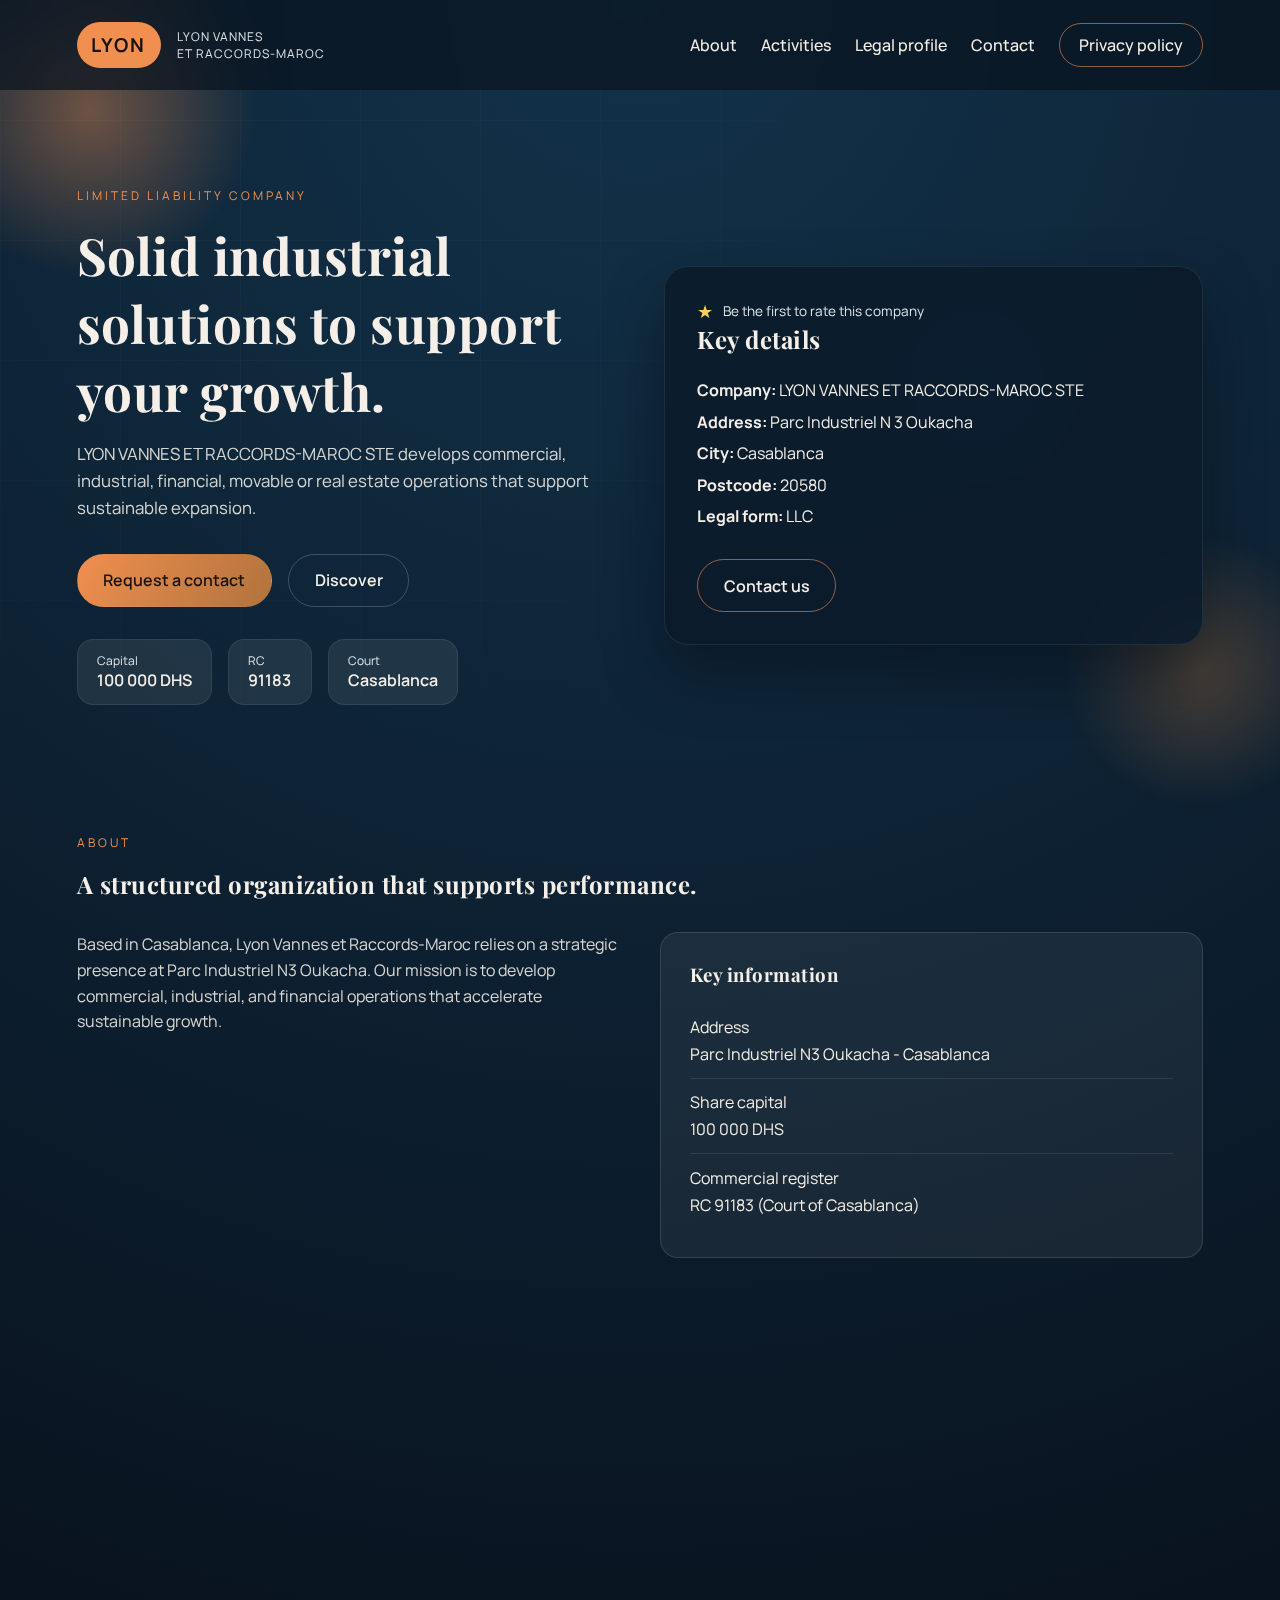
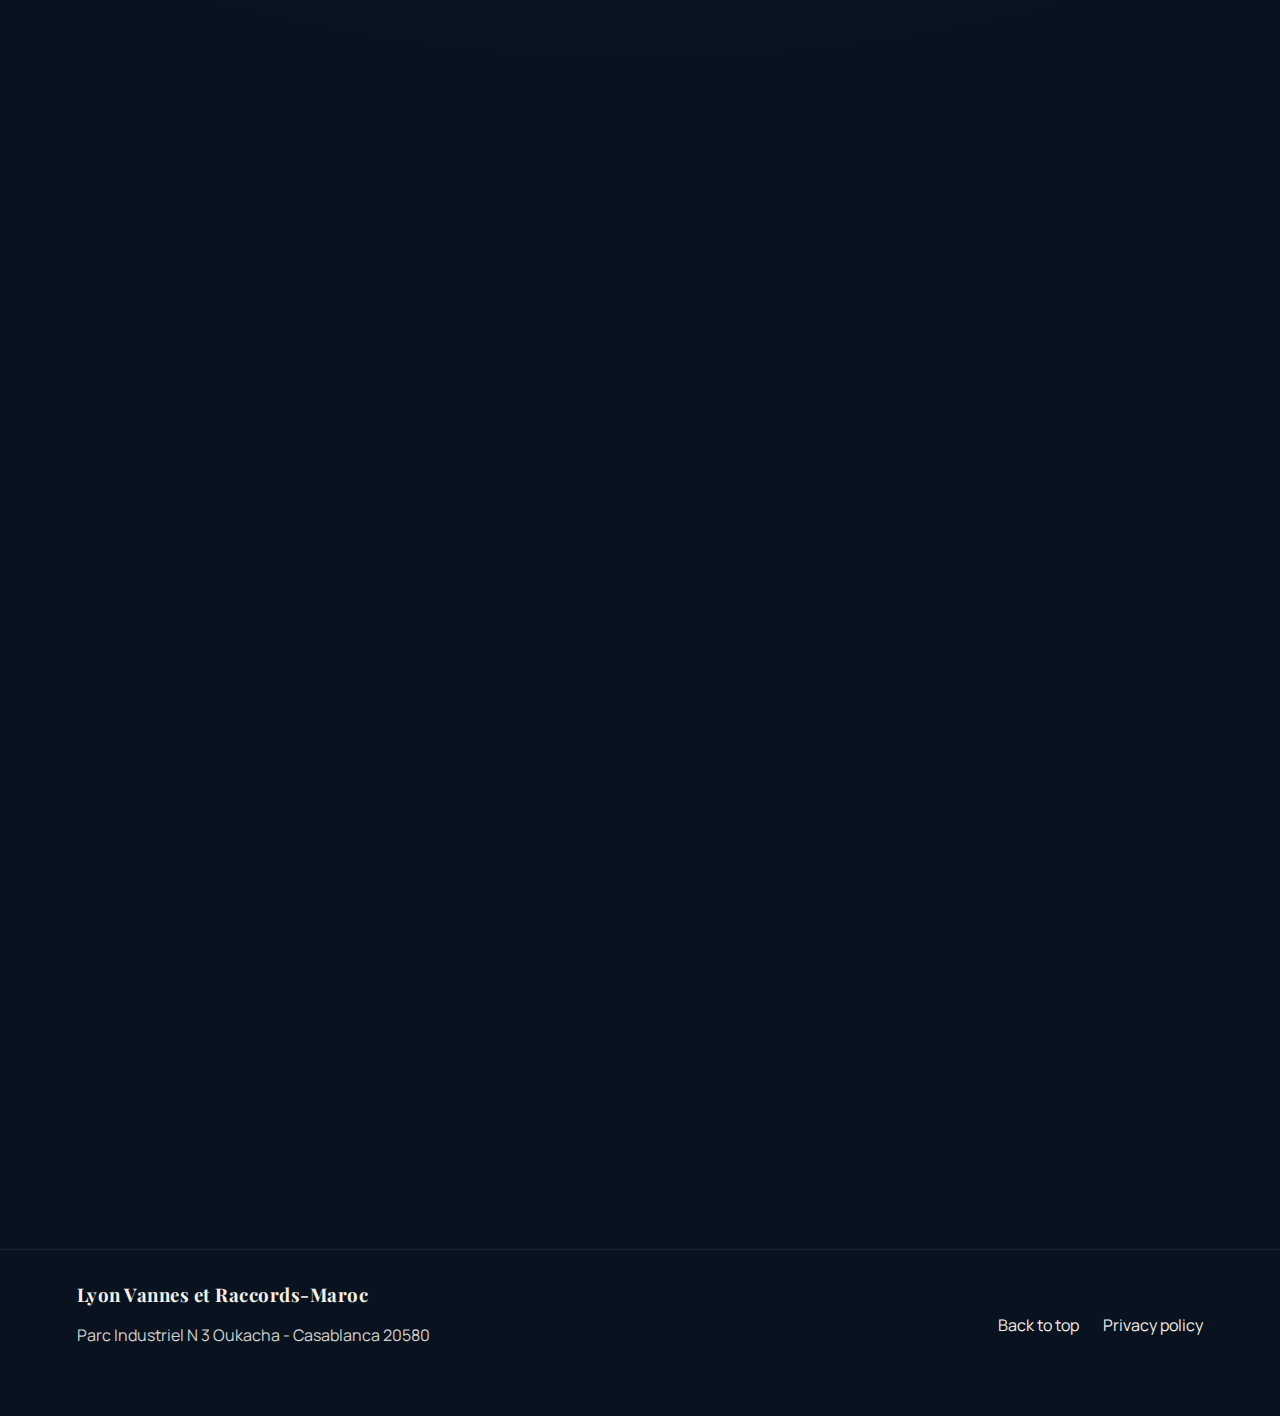
<file: index.html>
<!doctype html>
<html lang="fr">
  <head>
    <meta charset="utf-8" />
    <meta name="viewport" content="width=device-width, initial-scale=1" />
    <title>Lyon Vannes et Raccords-Maroc | Official website</title>
    <meta
      name="description"
      content="LYON VANNES ET RACCORDS-MAROC STE — commercial, industrial, financial, movable or real estate operations."
    />
    <link rel="preconnect" href="https://fonts.googleapis.com" />
    <link rel="preconnect" href="https://fonts.gstatic.com" crossorigin />
    <link
      href="https://fonts.googleapis.com/css2?family=Manrope:wght@300;400;600;700&family=Playfair+Display:wght@500;700&display=swap"
      rel="stylesheet"
    />
    <link rel="stylesheet" href="styles.css" />
  </head>
  <body>
    <div class="ambient">
      <span class="orb orb-1"></span>
      <span class="orb orb-2"></span>
      <span class="orb orb-3"></span>
      <span class="grid"></span>
    </div>

    <header class="topbar">
      <div class="brand">
        <span class="brand-mark">LYON</span>
        <div class="brand-text">
          <span>Lyon Vannes</span>
          <span>et Raccords-Maroc</span>
        </div>
      </div>
      <nav class="nav">
        <a href="#about">About</a>
        <a href="#activities">Activities</a>
        <a href="#legal">Legal profile</a>
        <a href="#contact">Contact</a>
        <a class="nav-cta" href="privancy-policie.html">Privacy policy</a>
      </nav>
      <button class="menu-btn" aria-label="Open menu">Menu</button>
    </header>

    <main>
      <section class="hero" id="top">
        <div class="hero-content">
          <p class="eyebrow">Limited Liability Company</p>
          <h1>
            Solid industrial solutions to support your growth.
          </h1>
          <p class="hero-lead">
            LYON VANNES ET RACCORDS-MAROC STE develops commercial, industrial,
            financial, movable or real estate operations that support
            sustainable expansion.
          </p>
          <div class="hero-actions">
            <a class="btn btn-primary" href="#contact">Request a contact</a>
            <a class="btn btn-ghost" href="#about">Discover</a>
          </div>
          <div class="hero-badges">
            <div class="badge">
              <span class="badge-title">Capital</span>
              <span class="badge-value">100 000 DHS</span>
            </div>
            <div class="badge">
              <span class="badge-title">RC</span>
              <span class="badge-value">91183</span>
            </div>
            <div class="badge">
              <span class="badge-title">Court</span>
              <span class="badge-value">Casablanca</span>
            </div>
          </div>
        </div>
        <div class="hero-card">
          <div class="rating">
            <span class="rating-star">★</span>
            <span>Be the first to rate this company</span>
          </div>
          <h2>Key details</h2>
          <ul>
            <li><strong>Company:</strong> LYON VANNES ET RACCORDS-MAROC STE</li>
            <li><strong>Address:</strong> Parc Industriel N 3 Oukacha</li>
            <li><strong>City:</strong> Casablanca</li>
            <li><strong>Postcode:</strong> 20580</li>
            <li><strong>Legal form:</strong> LLC</li>
          </ul>
          <a class="btn btn-outline" href="#contact">Contact us</a>
        </div>
      </section>

      <section class="section reveal" id="about">
        <div class="section-title">
          <p class="eyebrow">About</p>
          <h2>A structured organization that supports performance.</h2>
        </div>
        <div class="grid-2">
          <p>
            Based in Casablanca, Lyon Vannes et Raccords-Maroc relies on a
            strategic presence at Parc Industriel N3 Oukacha. Our mission is to
            develop commercial, industrial, and financial operations that
            accelerate sustainable growth.
          </p>
          <div class="info-panel">
            <h3>Key information</h3>
            <div class="info-row">
              <span>Address</span>
              <span>Parc Industriel N3 Oukacha - Casablanca</span>
            </div>
            <div class="info-row">
              <span>Share capital</span>
              <span>100 000 DHS</span>
            </div>
            <div class="info-row">
              <span>Commercial register</span>
              <span>RC 91183 (Court of Casablanca)</span>
            </div>
          </div>
        </div>
      </section>

      <section class="section highlight reveal" id="activities">
        <div class="section-title">
          <p class="eyebrow">Activities</p>
          <h2>A broad scope of action aligned with your ambitions.</h2>
        </div>
        <div class="cards">
          <article class="card">
            <h3>Commercial operations</h3>
            <p>
              Strong partnerships and commercial activations to support
              industrial project development.
            </p>
          </article>
          <article class="card">
            <h3>Industrial strategies</h3>
            <p>
              Value-chain optimization and guidance on production and logistics
              challenges.
            </p>
          </article>
          <article class="card">
            <h3>Financial engineering</h3>
            <p>
              Movable and real estate solutions designed to sustain growth and
              performance.
            </p>
          </article>
        </div>
      </section>

      <section class="section reveal" id="legal">
        <div class="section-title">
          <p class="eyebrow">Legal profile</p>
          <h2>Transparency and institutional reliability.</h2>
        </div>
        <div class="legal-grid">
          <div class="legal-box">
            <h3>Company</h3>
            <p>LYON VANNES ET RACCORDS-MAROC STE</p>
          </div>
          <div class="legal-box">
            <h3>Legal form</h3>
            <p>Limited Liability Company</p>
          </div>
          <div class="legal-box">
            <h3>Address</h3>
            <p>Parc Industriel N 3 Oukacha - Casablanca</p>
          </div>
          <div class="legal-box">
            <h3>Registration</h3>
            <p>RC 91183 - Court of Casablanca</p>
          </div>
        </div>
      </section>

      <section class="section contact reveal" id="contact">
        <div class="section-title">
          <p class="eyebrow">Contact</p>
          <h2>Let's build the next step together.</h2>
        </div>
        <div class="contact-grid">
          <div>
            <p class="contact-lead">
              Our team is available for any discussion related to your
              commercial or industrial projects.
            </p>
            <div class="contact-card">
              <div>
                <span>Address</span>
                <strong>Parc Industriel N 3 Oukacha - Casablanca</strong>
              </div>
              <div>
                <span>City</span>
                <strong>Casablanca 20580</strong>
              </div>
              <div>
                <span>Company</span>
                <strong>LYON VANNES ET RACCORDS-MAROC STE</strong>
              </div>
            </div>
          </div>
          <form class="contact-form">
            <label>
              Full name
              <input type="text" placeholder="Your name" />
            </label>
            <label>
              Business email
              <input type="email" placeholder="you@example.com" />
            </label>
            <label>
              Your message
              <textarea placeholder="Tell us about your needs..."></textarea>
            </label>
            <button class="btn btn-primary" type="button">Send</button>
            <p class="form-note">
              This is a sample contact form. Add your preferred channels as
              needed.
            </p>
          </form>
        </div>
      </section>
    </main>

    <footer class="footer">
      <div>
        <h3>Lyon Vannes et Raccords-Maroc</h3>
        <p>Parc Industriel N 3 Oukacha - Casablanca 20580</p>
      </div>
      <div class="footer-links">
        <a href="#top">Back to top</a>
        <a href="privancy-policie.html">Privacy policy</a>
      </div>
    </footer>

    <script src="script.js"></script>
  </body>
</html>
</file>
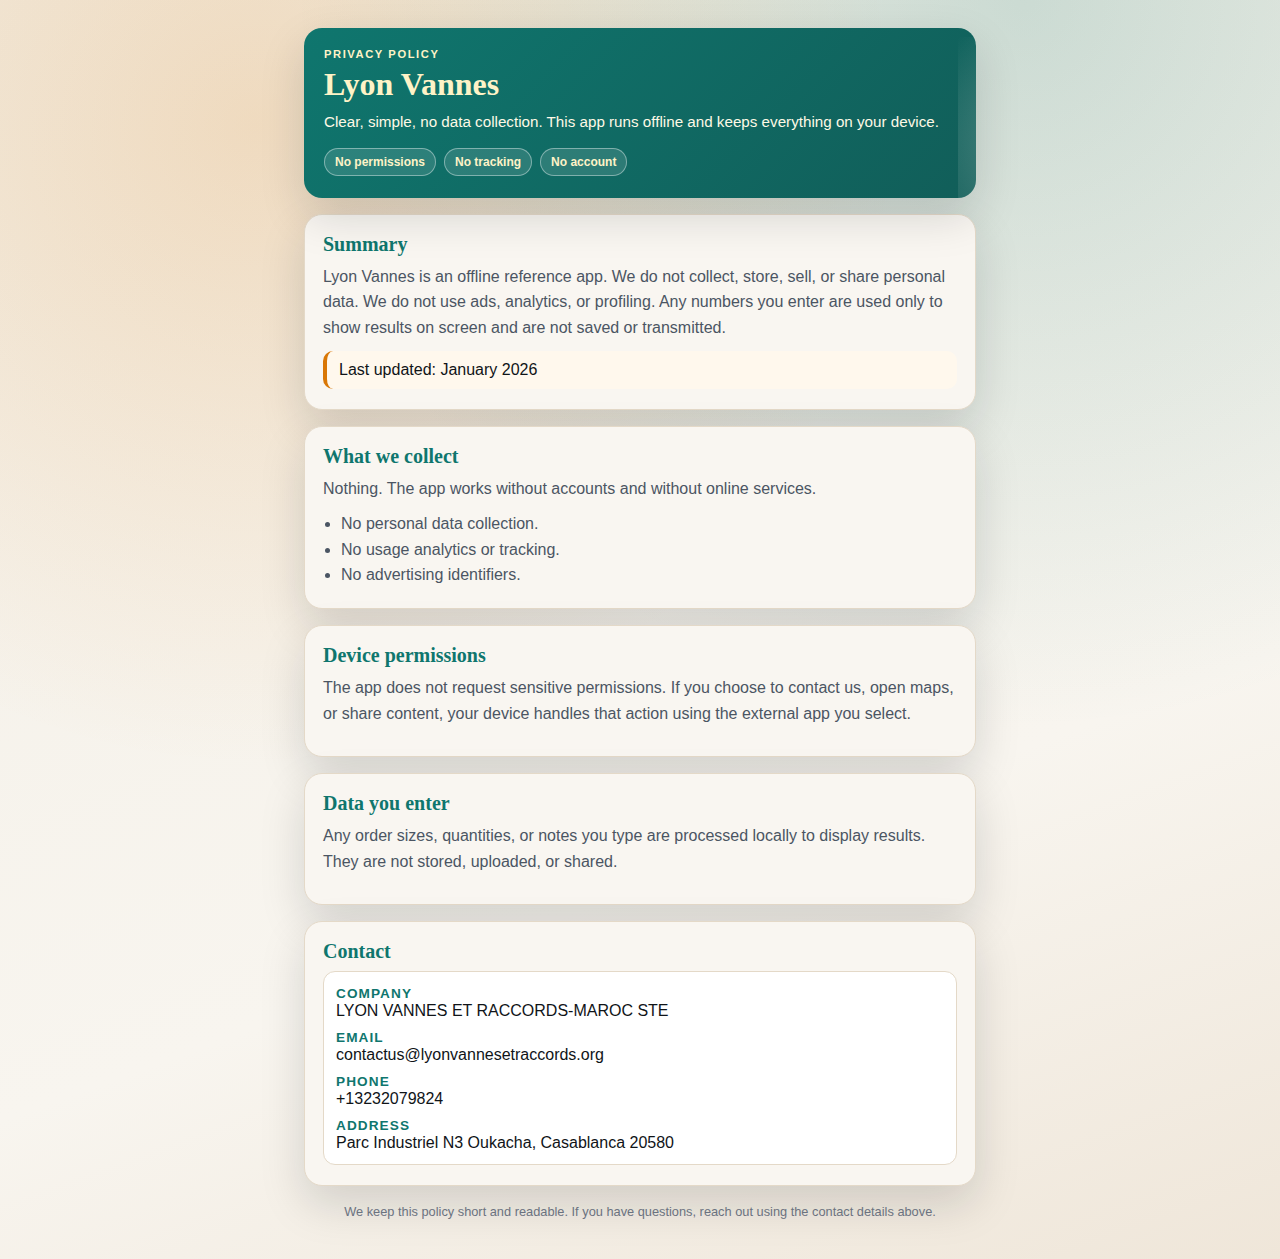
<file: privancy-policie.html>
<!doctype html>
<html lang="en">
  <head>
    <meta charset="utf-8" />
    <meta
      name="viewport"
      content="width=device-width, initial-scale=1, viewport-fit=cover"
    />
    <title>Privacy Policy</title>
    <style>
      :root {
        --ink: #101418;
        --muted: #4b5563;
        --card: #f9f6f1;
        --accent: #d97706;
        --accent-2: #0f766e;
        --line: #e4d9c8;
        --shadow: 0 18px 45px rgba(16, 20, 24, 0.15);
      }

      * {
        box-sizing: border-box;
      }

      body {
        margin: 0;
        color: var(--ink);
        font-family: "Trebuchet MS", "Verdana", sans-serif;
        background: radial-gradient(
              circle at 20% 10%,
              rgba(217, 119, 6, 0.18),
              transparent 42%
            ),
            radial-gradient(
              circle at 80% 0%,
              rgba(15, 118, 110, 0.18),
              transparent 45%
            ),
            linear-gradient(160deg, #f3efe6 0%, #f8f5ef 65%, #efe6d9 100%);
        min-height: 100vh;
      }

      .page {
        padding: 20px 18px 32px;
      }

      .hero {
        background: linear-gradient(135deg, #0f766e 0%, #115e59 100%);
        color: #fef3c7;
        border-radius: 18px;
        padding: 20px 20px 22px;
        box-shadow: var(--shadow);
        position: relative;
        overflow: hidden;
      }

      .hero::after {
        content: "";
        position: absolute;
        inset: auto -30% -35% auto;
        width: 220px;
        height: 220px;
        background: radial-gradient(
          circle,
          rgba(249, 246, 241, 0.35),
          rgba(249, 246, 241, 0)
        );
      }

      .eyebrow {
        text-transform: uppercase;
        letter-spacing: 0.14em;
        font-size: 0.7rem;
        font-weight: 700;
      }

      h1 {
        font-family: "Georgia", "Times New Roman", serif;
        font-size: 1.7rem;
        margin: 6px 0 8px;
      }

      .hero p {
        margin: 0;
        font-size: 0.95rem;
        line-height: 1.5;
        color: #fef9e6;
      }

      .badge-row {
        display: flex;
        flex-wrap: wrap;
        gap: 8px;
        margin-top: 14px;
      }

      .badge {
        border: 1px solid rgba(255, 255, 255, 0.4);
        padding: 6px 10px;
        border-radius: 999px;
        font-size: 0.75rem;
        font-weight: 700;
        background: rgba(255, 255, 255, 0.12);
      }

      .card {
        background: var(--card);
        border-radius: 18px;
        padding: 18px 18px 20px;
        margin-top: 16px;
        box-shadow: var(--shadow);
        border: 1px solid var(--line);
      }

      .card h2 {
        font-family: "Georgia", "Times New Roman", serif;
        margin: 0 0 8px;
        font-size: 1.25rem;
        color: var(--accent-2);
      }

      .card p {
        margin: 0 0 10px;
        line-height: 1.6;
        color: var(--muted);
      }

      .list {
        margin: 0;
        padding-left: 18px;
        color: var(--muted);
        line-height: 1.6;
      }

      .callout {
        border-left: 4px solid var(--accent);
        padding: 10px 12px;
        background: #fff8ed;
        border-radius: 10px;
      }

      .contact {
        display: grid;
        gap: 8px;
        background: #fff;
        padding: 12px;
        border-radius: 12px;
        border: 1px solid var(--line);
      }

      .contact strong {
        font-size: 0.85rem;
        text-transform: uppercase;
        letter-spacing: 0.08em;
        color: var(--accent-2);
      }

      .footer {
        margin-top: 18px;
        font-size: 0.8rem;
        color: #6b7280;
        text-align: center;
      }

      @media (min-width: 600px) {
        .page {
          max-width: 720px;
          margin: 0 auto;
          padding: 28px 24px 40px;
        }

        h1 {
          font-size: 2rem;
        }
      }
    </style>
  </head>
  <body>
    <div class="page">
      <section class="hero">
        <div class="eyebrow">Privacy policy</div>
        <h1>Lyon Vannes</h1>
        <p>
          Clear, simple, no data collection. This app runs offline and keeps
          everything on your device.
        </p>
        <div class="badge-row">
          <div class="badge">No permissions</div>
          <div class="badge">No tracking</div>
          <div class="badge">No account</div>
        </div>
      </section>

      <section class="card">
        <h2>Summary</h2>
        <p>
          Lyon Vannes is an offline reference app. We do not collect, store,
          sell, or share personal data. We do not use ads, analytics, or
          profiling. Any numbers you enter are used only to show results on
          screen and are not saved or transmitted.
        </p>
        <div class="callout">
          Last updated: January 2026
        </div>
      </section>

      <section class="card">
        <h2>What we collect</h2>
        <p>Nothing. The app works without accounts and without online services.</p>
        <ul class="list">
          <li>No personal data collection.</li>
          <li>No usage analytics or tracking.</li>
          <li>No advertising identifiers.</li>
        </ul>
      </section>

      <section class="card">
        <h2>Device permissions</h2>
        <p>
          The app does not request sensitive permissions. If you choose to
          contact us, open maps, or share content, your device handles that
          action using the external app you select.
        </p>
      </section>

      <section class="card">
        <h2>Data you enter</h2>
        <p>
          Any order sizes, quantities, or notes you type are processed locally
          to display results. They are not stored, uploaded, or shared.
        </p>
      </section>

      <section class="card">
        <h2>Contact</h2>
        <div class="contact">
          <div>
            <strong>Company</strong>
            <div>LYON VANNES ET RACCORDS-MAROC STE</div>
          </div>
          <div>
            <strong>Email</strong>
            <div>contactus@lyonvannesetraccords.org</div>
          </div>
          <div>
            <strong>Phone</strong>
            <div>+13232079824</div>
          </div>
          <div>
            <strong>Address</strong>
            <div>Parc Industriel N3 Oukacha, Casablanca 20580</div>
          </div>
        </div>
      </section>

      <div class="footer">
        We keep this policy short and readable. If you have questions, reach out
        using the contact details above.
      </div>
    </div>
  </body>
</html>
</file>
<file: styles.css>
:root {
  --navy: #0b1b2b;
  --deep: #0f2a3d;
  --copper: #b0733d;
  --sand: #f5efe8;
  --mist: #dfe6ea;
  --ink: #1c1e21;
  --accent: #f08f4f;
  --glass: rgba(255, 255, 255, 0.08);
}

*,
*::before,
*::after {
  box-sizing: border-box;
}

body {
  margin: 0;
  font-family: "Manrope", sans-serif;
  color: var(--sand);
  background: radial-gradient(circle at top, #12324a, #09131f 55%);
  min-height: 100vh;
  overflow-x: hidden;
}

h1,
h2,
h3 {
  font-family: "Playfair Display", serif;
  margin: 0 0 1rem;
  letter-spacing: 0.5px;
}

p {
  line-height: 1.6;
  margin: 0 0 1.2rem;
  color: rgba(245, 239, 232, 0.88);
}

a {
  color: inherit;
  text-decoration: none;
}

.ambient {
  position: fixed;
  inset: 0;
  pointer-events: none;
  z-index: 0;
}

.orb {
  position: absolute;
  border-radius: 50%;
  filter: blur(0.5px);
  opacity: 0.6;
  animation: float 14s ease-in-out infinite;
}

.orb-1 {
  width: 340px;
  height: 340px;
  background: radial-gradient(circle, rgba(240, 143, 79, 0.7), transparent 70%);
  top: -60px;
  left: -80px;
}

.orb-2 {
  width: 280px;
  height: 280px;
  background: radial-gradient(circle, rgba(176, 115, 61, 0.6), transparent 70%);
  bottom: 10%;
  right: -60px;
  animation-delay: -4s;
}

.orb-3 {
  width: 220px;
  height: 220px;
  background: radial-gradient(circle, rgba(9, 110, 137, 0.6), transparent 70%);
  top: 30%;
  right: 15%;
  animation-delay: -7s;
}

.grid {
  position: absolute;
  inset: 0;
  background-image: linear-gradient(
      rgba(255, 255, 255, 0.05) 1px,
      transparent 1px
    ),
    linear-gradient(90deg, rgba(255, 255, 255, 0.05) 1px, transparent 1px);
  background-size: 120px 120px;
  mask-image: radial-gradient(circle at 20% 20%, black 10%, transparent 65%);
  opacity: 0.5;
}

.topbar {
  position: sticky;
  top: 0;
  z-index: 10;
  display: flex;
  align-items: center;
  justify-content: space-between;
  padding: 1.4rem 6vw;
  background: rgba(8, 18, 30, 0.7);
  backdrop-filter: blur(16px);
}

.brand {
  display: flex;
  align-items: center;
  gap: 1rem;
}

.brand-mark {
  font-weight: 700;
  font-size: 1.2rem;
  background: var(--accent);
  color: #1a120d;
  padding: 0.6rem 0.9rem;
  border-radius: 999px;
  letter-spacing: 2px;
}

.brand-text span {
  display: block;
  text-transform: uppercase;
  font-size: 0.75rem;
  letter-spacing: 1px;
  color: var(--mist);
}

.nav {
  display: flex;
  gap: 1.5rem;
  align-items: center;
  font-weight: 500;
}

.nav-cta {
  padding: 0.65rem 1.2rem;
  border-radius: 999px;
  border: 1px solid rgba(240, 143, 79, 0.6);
  transition: all 0.3s ease;
}

.nav-cta:hover {
  background: var(--accent);
  color: #1a120d;
}

.menu-btn {
  display: none;
  background: transparent;
  border: 1px solid rgba(255, 255, 255, 0.2);
  color: var(--sand);
  padding: 0.5rem 1rem;
  border-radius: 999px;
}

main {
  position: relative;
  z-index: 1;
}

.hero {
  display: grid;
  grid-template-columns: repeat(auto-fit, minmax(280px, 1fr));
  gap: 3rem;
  padding: 6rem 6vw 4rem;
  align-items: center;
}

.hero-content h1 {
  font-size: clamp(2.4rem, 4vw, 3.6rem);
}

.eyebrow {
  text-transform: uppercase;
  letter-spacing: 3px;
  color: var(--accent);
  font-size: 0.75rem;
  margin-bottom: 1rem;
}

.hero-lead {
  font-size: 1.05rem;
}

.hero-actions {
  display: flex;
  flex-wrap: wrap;
  gap: 1rem;
  margin: 2rem 0;
}

.btn {
  display: inline-flex;
  align-items: center;
  justify-content: center;
  padding: 0.9rem 1.6rem;
  border-radius: 999px;
  font-weight: 600;
  border: 1px solid transparent;
  transition: transform 0.3s ease, box-shadow 0.3s ease;
}

.btn:hover {
  transform: translateY(-3px);
  box-shadow: 0 12px 24px rgba(8, 15, 24, 0.4);
}

.btn-primary {
  background: linear-gradient(120deg, #f08f4f, #b0733d);
  color: #1a120d;
}

.btn-ghost {
  border-color: rgba(255, 255, 255, 0.2);
}

.btn-outline {
  border-color: rgba(240, 143, 79, 0.6);
}

.hero-badges {
  display: flex;
  flex-wrap: wrap;
  gap: 1rem;
}

.badge {
  background: var(--glass);
  padding: 0.8rem 1.2rem;
  border-radius: 16px;
  border: 1px solid rgba(255, 255, 255, 0.08);
}

.badge-title {
  display: block;
  font-size: 0.75rem;
  color: var(--mist);
}

.badge-value {
  font-size: 1rem;
  font-weight: 600;
}

.hero-card {
  background: rgba(11, 27, 43, 0.9);
  border-radius: 24px;
  padding: 2rem;
  border: 1px solid rgba(255, 255, 255, 0.08);
  box-shadow: 0 30px 60px rgba(5, 10, 20, 0.45);
  transform: translateY(10px);
  animation: lift 2.8s ease-in-out infinite;
}

.hero-card ul {
  list-style: none;
  padding: 0;
  margin: 1.5rem 0 2rem;
}

.hero-card li {
  margin-bottom: 0.6rem;
}

.rating {
  display: flex;
  gap: 0.6rem;
  align-items: center;
  font-size: 0.85rem;
  color: var(--mist);
}

.rating-star {
  color: #ffcf5a;
  font-size: 1.1rem;
}

.section {
  padding: 4rem 6vw;
}

.section-title {
  margin-bottom: 2rem;
}

.grid-2 {
  display: grid;
  grid-template-columns: repeat(auto-fit, minmax(280px, 1fr));
  gap: 2.5rem;
  align-items: start;
}

.info-panel {
  background: rgba(255, 255, 255, 0.06);
  border-radius: 18px;
  padding: 1.8rem;
  border: 1px solid rgba(255, 255, 255, 0.12);
}

.info-row {
  display: flex;
  flex-direction: column;
  gap: 0.3rem;
  padding: 0.8rem 0;
  border-bottom: 1px solid rgba(255, 255, 255, 0.1);
}

.info-row:last-child {
  border-bottom: none;
}

.highlight {
  background: linear-gradient(120deg, rgba(14, 36, 57, 0.8), rgba(6, 14, 22, 0.8));
}

.cards {
  display: grid;
  grid-template-columns: repeat(auto-fit, minmax(240px, 1fr));
  gap: 1.5rem;
}

.card {
  background: rgba(255, 255, 255, 0.05);
  padding: 1.6rem;
  border-radius: 18px;
  border: 1px solid rgba(255, 255, 255, 0.08);
  transition: transform 0.3s ease, border 0.3s ease;
}

.card:hover {
  transform: translateY(-8px);
  border-color: rgba(240, 143, 79, 0.5);
}

.legal-grid {
  display: grid;
  grid-template-columns: repeat(auto-fit, minmax(220px, 1fr));
  gap: 1.2rem;
}

.legal-box {
  background: rgba(11, 27, 43, 0.7);
  padding: 1.4rem;
  border-radius: 16px;
  border: 1px solid rgba(255, 255, 255, 0.08);
}

.contact {
  background: radial-gradient(circle at 20% 20%, rgba(240, 143, 79, 0.15), transparent 65%);
}

.contact-grid {
  display: grid;
  grid-template-columns: repeat(auto-fit, minmax(260px, 1fr));
  gap: 2.5rem;
}

.contact-card {
  display: grid;
  gap: 1rem;
  background: rgba(255, 255, 255, 0.06);
  padding: 1.6rem;
  border-radius: 18px;
  border: 1px solid rgba(255, 255, 255, 0.1);
}

.contact-card span {
  color: var(--mist);
  font-size: 0.8rem;
  letter-spacing: 1px;
}

.contact-form {
  display: grid;
  gap: 1rem;
  background: rgba(11, 27, 43, 0.85);
  padding: 1.8rem;
  border-radius: 18px;
  border: 1px solid rgba(255, 255, 255, 0.1);
}

.contact-form label {
  display: grid;
  gap: 0.5rem;
  font-size: 0.85rem;
  color: var(--mist);
}

.contact-form input,
.contact-form textarea {
  background: rgba(255, 255, 255, 0.08);
  border: 1px solid transparent;
  padding: 0.8rem;
  border-radius: 12px;
  color: var(--sand);
  font-family: "Manrope", sans-serif;
}

.contact-form textarea {
  min-height: 120px;
  resize: vertical;
}

.contact-form input:focus,
.contact-form textarea:focus {
  outline: none;
  border-color: rgba(240, 143, 79, 0.6);
}

.form-note {
  font-size: 0.75rem;
  color: rgba(223, 230, 234, 0.8);
}

.footer {
  display: flex;
  flex-wrap: wrap;
  justify-content: space-between;
  gap: 1.5rem;
  padding: 2rem 6vw 3rem;
  border-top: 1px solid rgba(255, 255, 255, 0.08);
  background: #08131f;
}

.footer-links {
  display: flex;
  gap: 1.5rem;
  align-items: center;
}

.reveal {
  opacity: 0;
  transform: translateY(30px);
  transition: all 0.8s ease;
}

.reveal.visible {
  opacity: 1;
  transform: translateY(0);
}

@keyframes float {
  0%,
  100% {
    transform: translateY(0) scale(1);
  }
  50% {
    transform: translateY(20px) scale(1.02);
  }
}

@keyframes lift {
  0%,
  100% {
    transform: translateY(10px);
  }
  50% {
    transform: translateY(-10px);
  }
}

@media (max-width: 960px) {
  .nav {
    position: fixed;
    top: 78px;
    right: 6vw;
    background: rgba(11, 27, 43, 0.95);
    padding: 1.5rem;
    border-radius: 16px;
    flex-direction: column;
    gap: 1rem;
    transform: translateX(120%);
    transition: transform 0.3s ease;
  }

  .nav.open {
    transform: translateX(0);
  }

  .menu-btn {
    display: inline-flex;
  }
}

@media (max-width: 600px) {
  .topbar {
    flex-wrap: wrap;
    gap: 1rem;
  }

  .brand-text span {
    font-size: 0.65rem;
  }

  .hero {
    padding-top: 4rem;
  }
}
</file>
